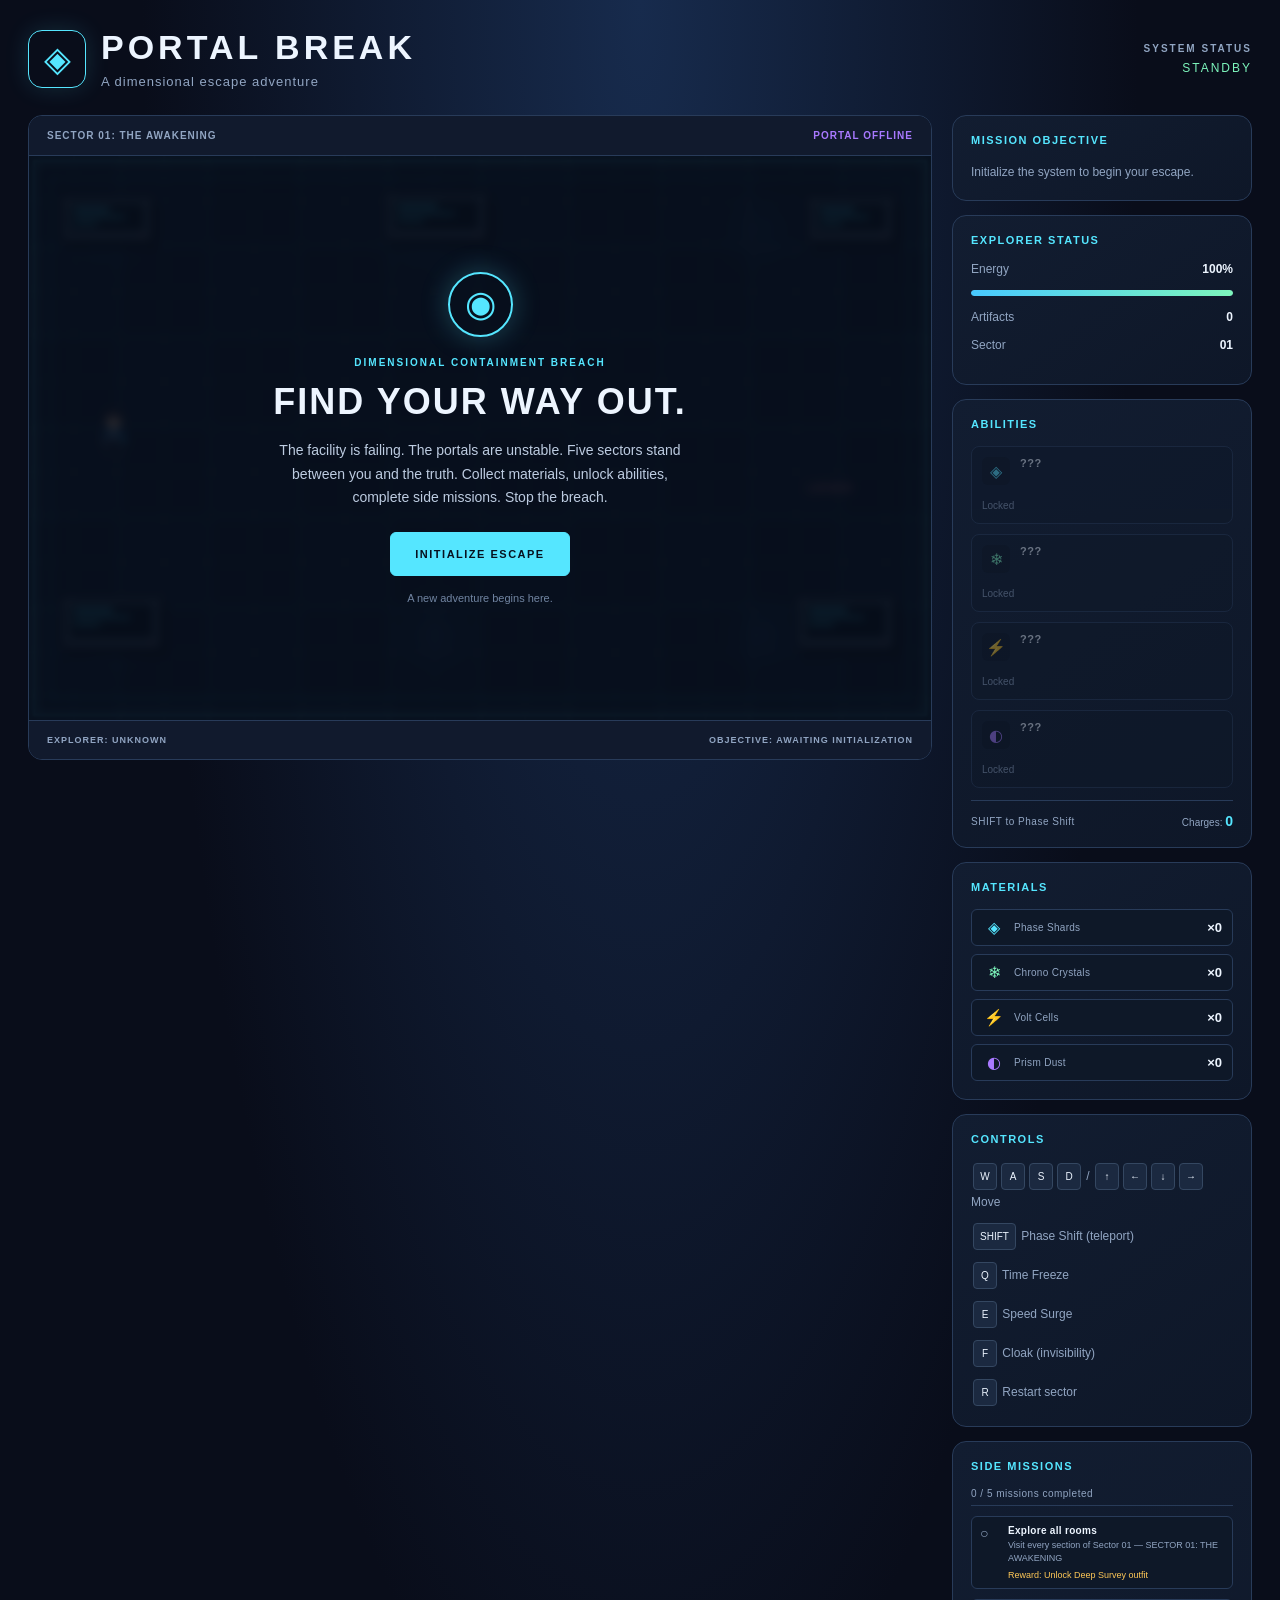
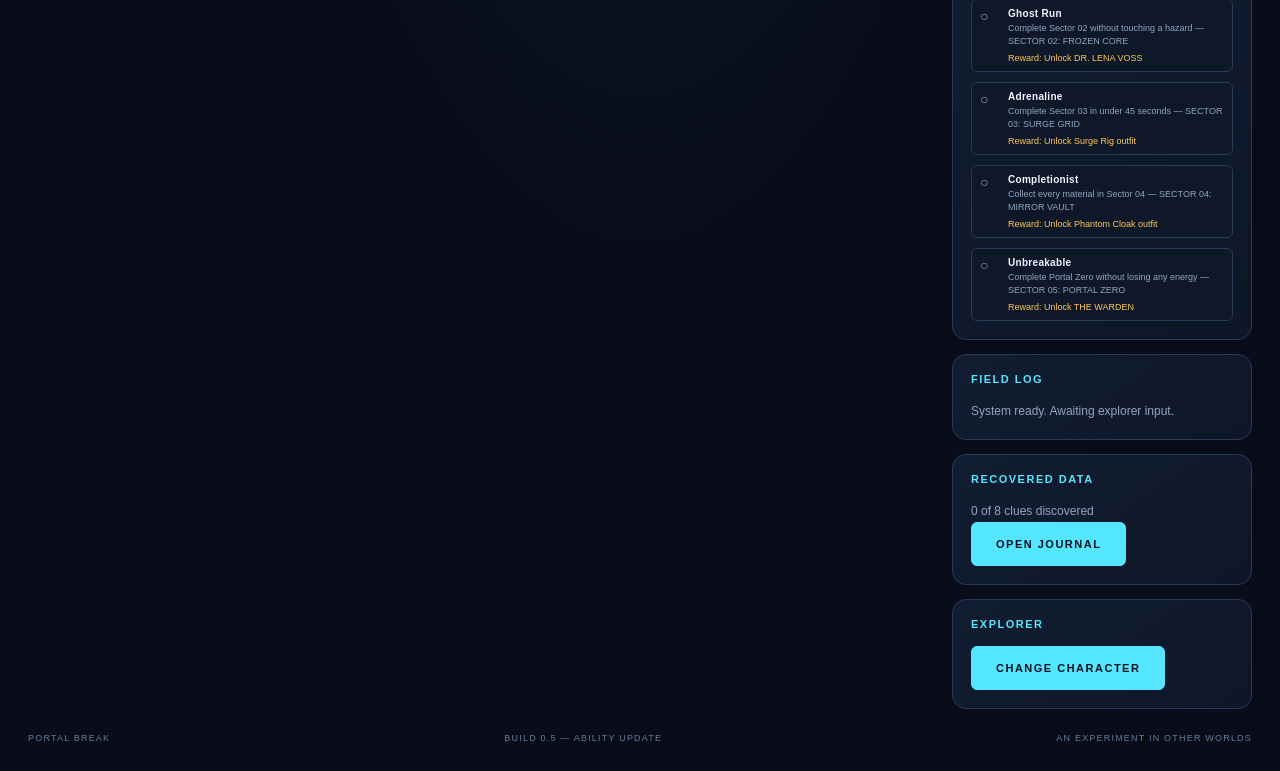
<file: prototype/index.html>
<!DOCTYPE html>
<html lang="en">
<head>
  <meta charset="UTF-8">
  <meta name="viewport" content="width=device-width, initial-scale=1.0">
  <meta name="theme-color" content="#090d1a">
  <meta name="description" content="Portal Break — a sci-fi portal puzzle adventure with abilities, side missions, and crossover events.">
  <title>Portal Break</title>
  <link rel="stylesheet" href="style.css">
  <script src="game.js" defer></script>
</head>
<body>
  <main class="app">
    <header class="game-header">
      <div class="brand">
        <span class="brand-icon" aria-hidden="true">◈</span>
        <div>
          <h1>PORTAL BREAK</h1>
          <p class="subtitle">A dimensional escape adventure</p>
        </div>
      </div>

      <div class="status-panel">
        <span class="status-label">SYSTEM STATUS</span>
        <span id="system-status" class="status-value">STANDBY</span>
      </div>
    </header>

    <section class="game-layout" aria-label="Game">
      <div class="game-panel">
        <div class="panel-heading">
          <span id="level-name">SECTOR 01: THE AWAKENING</span>
          <span id="portal-status">PORTAL OFFLINE</span>
        </div>

        <div id="game-container" class="game-container">
          <canvas
            id="game-canvas"
            width="800"
            height="500"
            aria-label="Portal Break game area"
            role="img"
          ></canvas>

          <!-- Story Screen (opening narrative) -->
          <div id="story-screen" class="screen-overlay hidden">
            <div class="title-emblem" aria-hidden="true">◈</div>
            <p class="eyebrow">STATION ZERO // EMERGENCY TRANSMISSION</p>
            <h2 id="story-heading">WAKE UP, EXPLORER.</h2>
            <p id="story-text" class="intro">
              Life support failing. Station systems compromised.
              Your identity could not be verified.
            </p>
            <p id="story-speaker" class="small-note">STATION COMPUTER</p>
            <button id="story-next-button" class="primary-button" type="button">
              CONTINUE
            </button>
          </div>

          <!-- Start Screen -->
          <div id="start-screen" class="screen-overlay">
            <div class="title-emblem" aria-hidden="true">◉</div>
            <p class="eyebrow">DIMENSIONAL CONTAINMENT BREACH</p>
            <h2>FIND YOUR WAY OUT.</h2>
            <p class="intro">
              The facility is failing. The portals are unstable.
              Five sectors stand between you and the truth.
              Collect materials, unlock abilities, complete side missions.
              Stop the breach.
            </p>
            <button id="start-button" class="primary-button" type="button">
              INITIALIZE ESCAPE
            </button>
            <p class="small-note">A new adventure begins here.</p>
          </div>

          <!-- End Screen -->
          <div id="end-screen" class="screen-overlay hidden">
            <div class="title-emblem" aria-hidden="true">✦</div>
            <p class="eyebrow">MISSION REPORT</p>
            <h2 id="end-title">MISSION COMPLETE</h2>
            <p id="end-message" class="intro">
              You made it through.
            </p>
            <button id="restart-button" class="primary-button" type="button">
              CONTINUE
            </button>
          </div>

          <!-- Level Intro Screen -->
          <div id="level-intro-screen" class="screen-overlay hidden">
            <div class="title-emblem" aria-hidden="true">⬡</div>
            <p class="eyebrow">ENTERING SECTOR</p>
            <h2 id="level-intro-name">SECTOR 01</h2>
            <p id="level-intro-story" class="intro">
              Sector briefing text.
            </p>
            <button id="level-intro-button" class="primary-button" type="button">
              ENTER SECTOR
            </button>
          </div>

          <!-- Unlock Screen -->
          <div id="unlock-screen" class="screen-overlay hidden">
            <div class="title-emblem unlock-emblem" aria-hidden="true">★</div>
            <p class="eyebrow">UNLOCKED</p>
            <h2 id="unlock-title">NEW UNLOCK</h2>
            <p id="unlock-body" class="intro">
              You have unlocked something new.
            </p>
            <button id="unlock-button" class="primary-button" type="button">
              CONTINUE
            </button>
          </div>

          <!-- Character Select -->
          <div id="character-select" class="screen-overlay hidden">
            <div class="title-emblem" aria-hidden="true">♗</div>
            <p class="eyebrow">SELECT YOUR EXPLORER</p>
            <h2>CHARACTER SELECT</h2>
            <div id="character-grid" class="character-grid"></div>
            <button id="char-select-close" class="primary-button" type="button">
              DONE
            </button>
          </div>
        </div>

        <div class="game-footer">
          <span>EXPLORER: UNKNOWN</span>
          <span id="objective">OBJECTIVE: AWAITING INITIALIZATION</span>
        </div>
      </div>

      <aside class="sidebar">
        <section class="info-card">
          <h3>MISSION OBJECTIVE</h3>
          <p id="mission-text">
            Initialize the system to begin your escape.
          </p>
        </section>

        <section class="info-card">
          <h3>EXPLORER STATUS</h3>
          <div class="stat-row">
            <span>Energy</span>
            <strong id="energy-value">100%</strong>
          </div>
          <div class="energy-track">
            <div id="energy-bar" class="energy-fill"></div>
          </div>
          <div class="stat-row">
            <span>Artifacts</span>
            <strong id="artifact-count">0</strong>
          </div>
          <div class="stat-row">
            <span>Sector</span>
            <strong id="sector-value">01</strong>
          </div>
        </section>

        <!-- Abilities Panel -->
        <section class="info-card abilities-card">
          <h3>ABILITIES</h3>
          <div id="ability-slots" class="ability-slots"></div>
          <div class="teleport-info">
            <span class="teleport-label">SHIFT to Phase Shift</span>
            <span>Charges: <strong id="teleport-charges">0</strong></span>
          </div>
        </section>

        <!-- Materials Panel -->
        <section class="info-card">
          <h3>MATERIALS</h3>
          <div id="material-list" class="material-list"></div>
        </section>

        <!-- Controls -->
        <section class="info-card controls-card">
          <h3>CONTROLS</h3>
          <p><kbd>W</kbd><kbd>A</kbd><kbd>S</kbd><kbd>D</kbd> / <kbd>↑</kbd><kbd>←</kbd><kbd>↓</kbd><kbd>→</kbd> Move</p>
          <p><kbd>SHIFT</kbd> Phase Shift (teleport)</p>
          <p><kbd>Q</kbd> Time Freeze</p>
          <p><kbd>E</kbd> Speed Surge</p>
          <p><kbd>F</kbd> Cloak (invisibility)</p>
          <p><kbd>R</kbd> Restart sector</p>
        </section>

        <!-- Side Missions -->
        <section class="info-card">
          <h3>SIDE MISSIONS</h3>
          <div id="side-mission-list" class="side-mission-list"></div>
        </section>

        <!-- Field Log -->
        <section class="info-card">
          <h3>FIELD LOG</h3>
          <p id="field-log" aria-live="polite">
            System ready. Awaiting explorer input.
          </p>
        </section>

        <!-- Journal -->
        <section class="info-card">
          <h3>RECOVERED DATA</h3>
          <p id="journal-count">0 clues discovered</p>
          <button id="journal-button" class="primary-button" type="button">
            OPEN JOURNAL
          </button>
          <div id="journal-entries" class="hidden"></div>
        </section>

        <!-- Character Select Button -->
        <section class="info-card">
          <h3>EXPLORER</h3>
          <button id="char-select-toggle" class="primary-button" type="button">
            CHANGE CHARACTER
          </button>
        </section>
      </aside>
    </section>

    <footer class="page-footer">
      <span>PORTAL BREAK</span>
      <span>BUILD 0.5 — ABILITY UPDATE</span>
      <span>AN EXPERIMENT IN OTHER WORLDS</span>
    </footer>
  </main>
</body>
</html>
</file>
<file: prototype/style.css>
:root {
  color-scheme: dark;
  --background: #090d1a;
  --panel: #111a2d;
  --panel-light: #17243b;
  --border: #283b59;
  --text: #edf5ff;
  --muted: #91a5c2;
  --cyan: #55e6ff;
  --purple: #a879ff;
  --green: #7df5bc;
  --gold: #ffc857;
  --danger: #ff7188;
}

* {
  box-sizing: border-box;
}

body {
  margin: 0;
  min-height: 100vh;
  background:
    radial-gradient(ellipse at 50% 0%, #172b4d 0%, transparent 55%),
    var(--background);
  color: var(--text);
  font-family: "Segoe UI", Arial, sans-serif;
}

button {
  font: inherit;
}

.app {
  width: min(1400px, 100%);
  margin: 0 auto;
  padding: 28px;
}

.game-header {
  display: flex;
  align-items: center;
  justify-content: space-between;
  gap: 20px;
  margin-bottom: 26px;
}

.brand {
  display: flex;
  align-items: center;
  gap: 15px;
}

.brand-icon {
  display: grid;
  place-items: center;
  width: 58px;
  height: 58px;
  border: 1px solid var(--cyan);
  border-radius: 14px;
  color: var(--cyan);
  font-size: 35px;
  box-shadow: 0 0 24px #55e6ff24;
}

h1 {
  margin: 0;
  font-size: clamp(22px, 3vw, 34px);
  letter-spacing: 4px;
}

.subtitle {
  margin: 7px 0 0;
  color: var(--muted);
  font-size: 13px;
  letter-spacing: 1px;
}

.status-panel {
  display: flex;
  flex-direction: column;
  align-items: flex-end;
  gap: 7px;
}

.status-label,
.eyebrow {
  color: var(--muted);
  font-size: 10px;
  font-weight: 700;
  letter-spacing: 2px;
}

.status-value {
  color: var(--green);
  font-size: 12px;
  letter-spacing: 2px;
}

.game-layout {
  display: grid;
  grid-template-columns: minmax(0, 1fr) 300px;
  gap: 20px;
  align-items: start;
}

.game-panel,
.info-card {
  overflow: hidden;
  border: 1px solid var(--border);
  border-radius: 14px;
  background: #0d1526;
}

.panel-heading,
.game-footer {
  display: flex;
  justify-content: space-between;
  align-items: center;
  gap: 12px;
  padding: 14px 18px;
  color: var(--muted);
  font-size: 10px;
  font-weight: 700;
  letter-spacing: 1px;
}

.panel-heading {
  background: var(--panel);
  border-bottom: 1px solid var(--border);
}

#portal-status {
  color: var(--purple);
}

.game-container {
  position: relative;
  min-width: 0;
  background: #080e1b;
  line-height: 0;
}

#game-canvas {
  display: block;
  width: 100%;
  height: auto;
  aspect-ratio: 8 / 5;
}

.screen-overlay {
  position: absolute;
  inset: 0;
  z-index: 2;
  display: flex;
  flex-direction: column;
  align-items: center;
  justify-content: center;
  padding: 24px;
  background: #080e1bdc;
  text-align: center;
  line-height: normal;
  backdrop-filter: blur(5px);
  overflow-y: auto;
}

.hidden {
  display: none !important;
}

.title-emblem {
  display: grid;
  place-items: center;
  width: 65px;
  height: 65px;
  margin-bottom: 20px;
  border: 2px solid var(--cyan);
  border-radius: 50%;
  color: var(--cyan);
  font-size: 36px;
  box-shadow: 0 0 28px #55e6ff44;
}

.unlock-emblem {
  border-color: var(--gold);
  color: var(--gold);
  box-shadow: 0 0 28px #ffc85744;
}

.eyebrow {
  margin: 0 0 12px;
  color: var(--cyan);
}

.screen-overlay h2 {
  margin: 0;
  font-size: clamp(20px, 4vw, 36px);
  letter-spacing: 2px;
  line-height: 1.2;
}

.intro {
  max-width: 420px;
  margin: 16px 0 22px;
  color: #bdcce1;
  font-size: 14px;
  line-height: 1.7;
}

.primary-button {
  padding: 15px 24px;
  border: 1px solid var(--cyan);
  border-radius: 6px;
  background: var(--cyan);
  color: #07111e;
  font-size: 11px;
  font-weight: 800;
  letter-spacing: 1.5px;
  cursor: pointer;
  transition: transform 150ms ease, box-shadow 150ms ease;
}

.primary-button:hover {
  transform: translateY(-2px);
  box-shadow: 0 0 24px #55e6ff50;
}

.primary-button:focus-visible {
  outline: 3px solid white;
  outline-offset: 4px;
}

.small-note {
  margin: 16px 0 0;
  color: #7185a2;
  font-size: 11px;
}

.game-footer {
  border-top: 1px solid var(--border);
  background: var(--panel);
  font-size: 9px;
}

.sidebar {
  display: grid;
  gap: 14px;
}

.info-card {
  padding: 18px;
  background: linear-gradient(145deg, #121d31, #0e1728);
}

.info-card h3 {
  margin: 0 0 16px;
  color: var(--cyan);
  font-size: 11px;
  letter-spacing: 1.5px;
}

.info-card p {
  margin: 8px 0 0;
  color: var(--muted);
  font-size: 12px;
  line-height: 1.7;
}

.stat-row {
  display: flex;
  justify-content: space-between;
  gap: 12px;
  margin: 14px 0;
  color: var(--muted);
  font-size: 12px;
}

.stat-row strong {
  color: var(--text);
}

.energy-track {
  height: 6px;
  overflow: hidden;
  border-radius: 8px;
  background: #26344b;
}

.energy-fill {
  width: 100%;
  height: 100%;
  border-radius: inherit;
  background: linear-gradient(90deg, #48c9ff, #7df5bc);
  transition: width 200ms ease;
}

kbd {
  display: inline-block;
  min-width: 24px;
  margin: 2px;
  padding: 4px 6px;
  border: 1px solid #344761;
  border-radius: 4px;
  background: #1b2940;
  color: var(--text);
  font-family: inherit;
  font-size: 10px;
  text-align: center;
}

/* ============================================================
   ABILITY SLOTS
   ============================================================ */

.abilities-card {
  padding: 18px;
}

.ability-slots {
  display: grid;
  gap: 10px;
}

.ability-slot {
  display: grid;
  grid-template-columns: 28px 1fr;
  gap: 10px;
  align-items: start;
  padding: 10px;
  border: 1px solid var(--border);
  border-radius: 8px;
  background: #0e1828;
}

.ability-slot.locked {
  opacity: 0.4;
}

.ability-icon {
  display: grid;
  place-items: center;
  width: 28px;
  height: 28px;
  border-radius: 6px;
  background: #0a121f;
  font-size: 16px;
  text-align: center;
}

.ability-name {
  display: block;
  color: var(--text);
  font-size: 11px;
  font-weight: 700;
  letter-spacing: 0.5px;
}

.ability-desc {
  display: block;
  color: var(--muted);
  font-size: 10px;
  line-height: 1.5;
  margin-top: 3px;
}

.teleport-info {
  display: flex;
  justify-content: space-between;
  align-items: center;
  margin-top: 12px;
  padding-top: 12px;
  border-top: 1px solid var(--border);
  font-size: 10px;
  color: var(--muted);
}

.teleport-info strong {
  color: var(--cyan);
  font-size: 14px;
}

.teleport-label {
  letter-spacing: 0.5px;
}

/* ============================================================
   MATERIALS LIST
   ============================================================ */

.material-list {
  display: grid;
  gap: 8px;
}

.material-item {
  display: grid;
  grid-template-columns: 24px 1fr auto;
  gap: 8px;
  align-items: center;
  padding: 8px 10px;
  border: 1px solid var(--border);
  border-radius: 6px;
  background: #0e1828;
}

.mat-icon {
  font-size: 16px;
  text-align: center;
}

.mat-name {
  font-size: 10px;
  color: var(--muted);
  letter-spacing: 0.3px;
}

.mat-count {
  font-size: 13px;
  font-weight: 700;
  color: var(--text);
}

/* ============================================================
   SIDE MISSIONS
   ============================================================ */

.side-mission-list {
  display: grid;
  gap: 10px;
}

.sm-summary {
  font-size: 10px;
  color: var(--muted);
  letter-spacing: 0.5px;
  padding-bottom: 6px;
  border-bottom: 1px solid var(--border);
}

.side-mission {
  display: grid;
  grid-template-columns: 20px 1fr;
  gap: 8px;
  padding: 8px;
  border: 1px solid var(--border);
  border-radius: 6px;
  background: #0e1828;
}

.side-mission.done {
  border-color: var(--green);
  background: rgba(125, 245, 188, 0.05);
}

.sm-check {
  font-size: 14px;
  color: var(--muted);
}

.side-mission.done .sm-check {
  color: var(--green);
}

.side-mission strong {
  display: block;
  font-size: 10px;
  color: var(--text);
  letter-spacing: 0.3px;
}

.side-mission p {
  margin: 3px 0 0;
  font-size: 9px;
  line-height: 1.5;
}

.sm-reward {
  display: block;
  margin-top: 4px;
  font-size: 9px;
  color: var(--gold);
}

/* ============================================================
   CHARACTER SELECT
   ============================================================ */

.character-grid {
  display: grid;
  grid-template-columns: repeat(auto-fit, minmax(120px, 1fr));
  gap: 12px;
  margin: 16px 0;
  max-width: 500px;
}

.char-card {
  padding: 12px;
  border: 2px solid var(--border);
  border-radius: 10px;
  background: #0e1828;
  cursor: pointer;
  transition: border-color 150ms ease, transform 150ms ease;
  text-align: center;
}

.char-card:hover:not(.locked) {
  border-color: var(--cyan);
  transform: translateY(-2px);
}

.char-card.selected {
  border-color: var(--cyan);
  box-shadow: 0 0 16px #55e6ff30;
}

.char-card.locked {
  opacity: 0.35;
  cursor: not-allowed;
}

.char-card strong {
  display: block;
  margin-top: 8px;
  font-size: 11px;
  color: var(--text);
}

.char-card p {
  margin: 4px 0 0;
  font-size: 9px;
  color: var(--muted);
  line-height: 1.4;
}

/* Character preview (pixel-style mini) */
.preview-wrapper {
  display: flex;
  flex-direction: column;
  align-items: center;
  gap: 0;
  margin: 0 auto;
  width: 40px;
}

.pv-hair {
  width: 28px;
  height: 8px;
  border-radius: 4px 4px 0 0;
}

.pv-head {
  width: 18px;
  height: 14px;
}

.pv-jacket {
  width: 26px;
  height: 16px;
  border-radius: 2px;
}

.pv-trim {
  width: 26px;
  height: 3px;
  margin-top: -10px;
  z-index: 1;
  border-radius: 2px;
}

.pv-pants {
  width: 22px;
  height: 12px;
  border-radius: 0 0 4px 4px;
}

/* ============================================================
   JOURNAL
   ============================================================ */

.journal-entry {
  padding: 10px;
  margin-top: 8px;
  border-left: 2px solid var(--purple);
  background: rgba(168, 121, 255, 0.06);
}

.journal-entry h4 {
  margin: 0 0 6px;
  font-size: 10px;
  color: var(--purple);
  letter-spacing: 0.5px;
}

.journal-entry p {
  margin: 0;
  font-size: 11px;
  line-height: 1.6;
  color: var(--muted);
}

/* ============================================================
   FOOTER
   ============================================================ */

.page-footer {
  display: flex;
  flex-wrap: wrap;
  justify-content: space-between;
  gap: 12px;
  margin-top: 24px;
  color: #647b9a;
  font-size: 9px;
  letter-spacing: 1.2px;
}

/* ============================================================
   RESPONSIVE
   ============================================================ */

@media (max-width: 850px) {
  .app {
    padding: 16px;
  }

  .game-layout {
    grid-template-columns: 1fr;
  }

  .sidebar {
    grid-template-columns: repeat(2, minmax(0, 1fr));
  }
}

@media (max-width: 520px) {
  .app {
    padding: 10px;
  }

  .game-header {
    align-items: flex-start;
  }

  .brand {
    gap: 9px;
  }

  .brand-icon {
    width: 42px;
    height: 42px;
    font-size: 26px;
  }

  h1 {
    font-size: 20px;
    letter-spacing: 2px;
  }

  .subtitle {
    font-size: 10px;
    letter-spacing: 0;
  }

  .status-label {
    font-size: 8px;
    text-align: right;
  }

  .status-value {
    font-size: 10px;
  }

  .sidebar {
    grid-template-columns: 1fr;
  }

  .panel-heading,
  .game-footer {
    padding: 11px;
    font-size: 8px;
  }

  .screen-overlay {
    padding: 12px;
  }

  .title-emblem {
    width: 42px;
    height: 42px;
    margin-bottom: 10px;
    font-size: 25px;
  }

  .screen-overlay h2 {
    font-size: 20px;
  }

  .intro {
    margin: 10px 0 14px;
    font-size: 12px;
  }

  .primary-button {
    padding: 12px 15px;
    font-size: 10px;
  }

  .small-note {
    margin-top: 9px;
  }

  .character-grid {
    grid-template-columns: 1fr 1fr;
  }
}

@media (prefers-reduced-motion: reduce) {
  *,
  *::before,
  *::after {
    scroll-behavior: auto !important;
    transition-duration: 0.01ms !important;
  }
}
</file>
